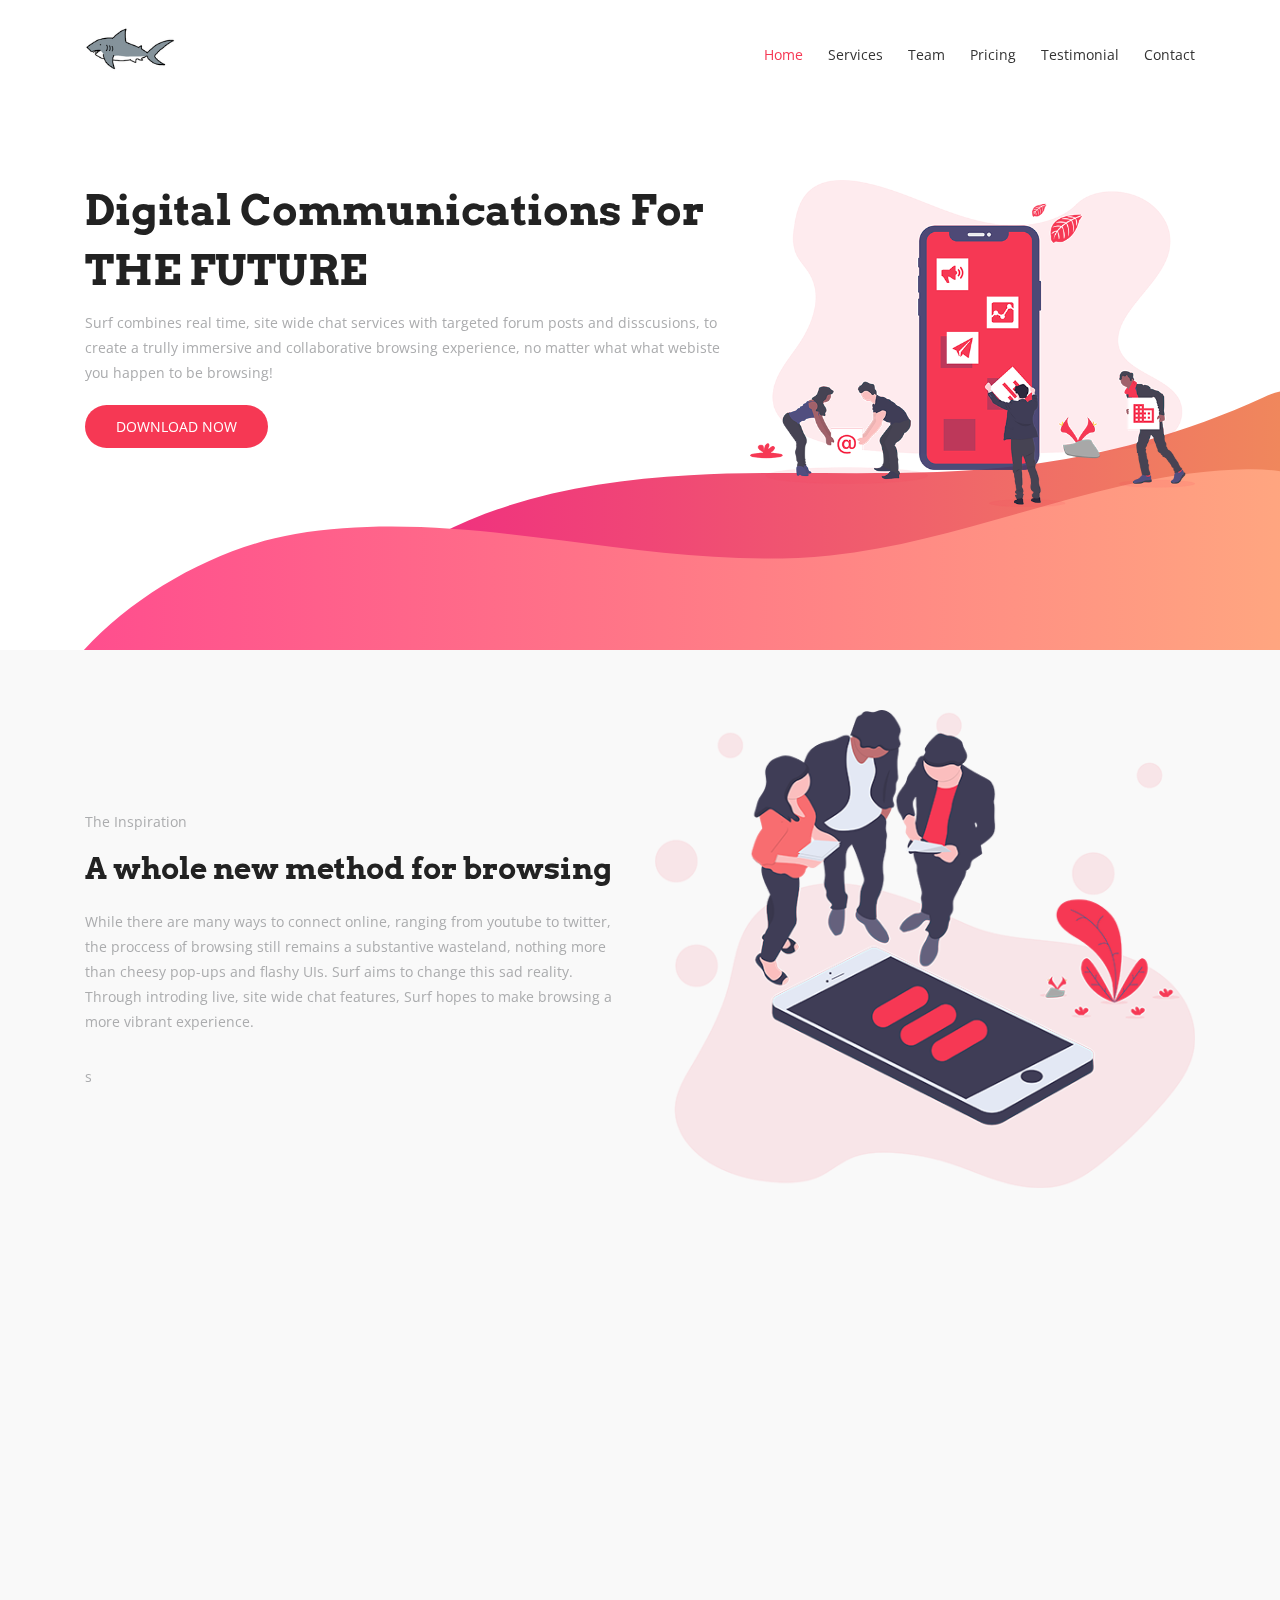
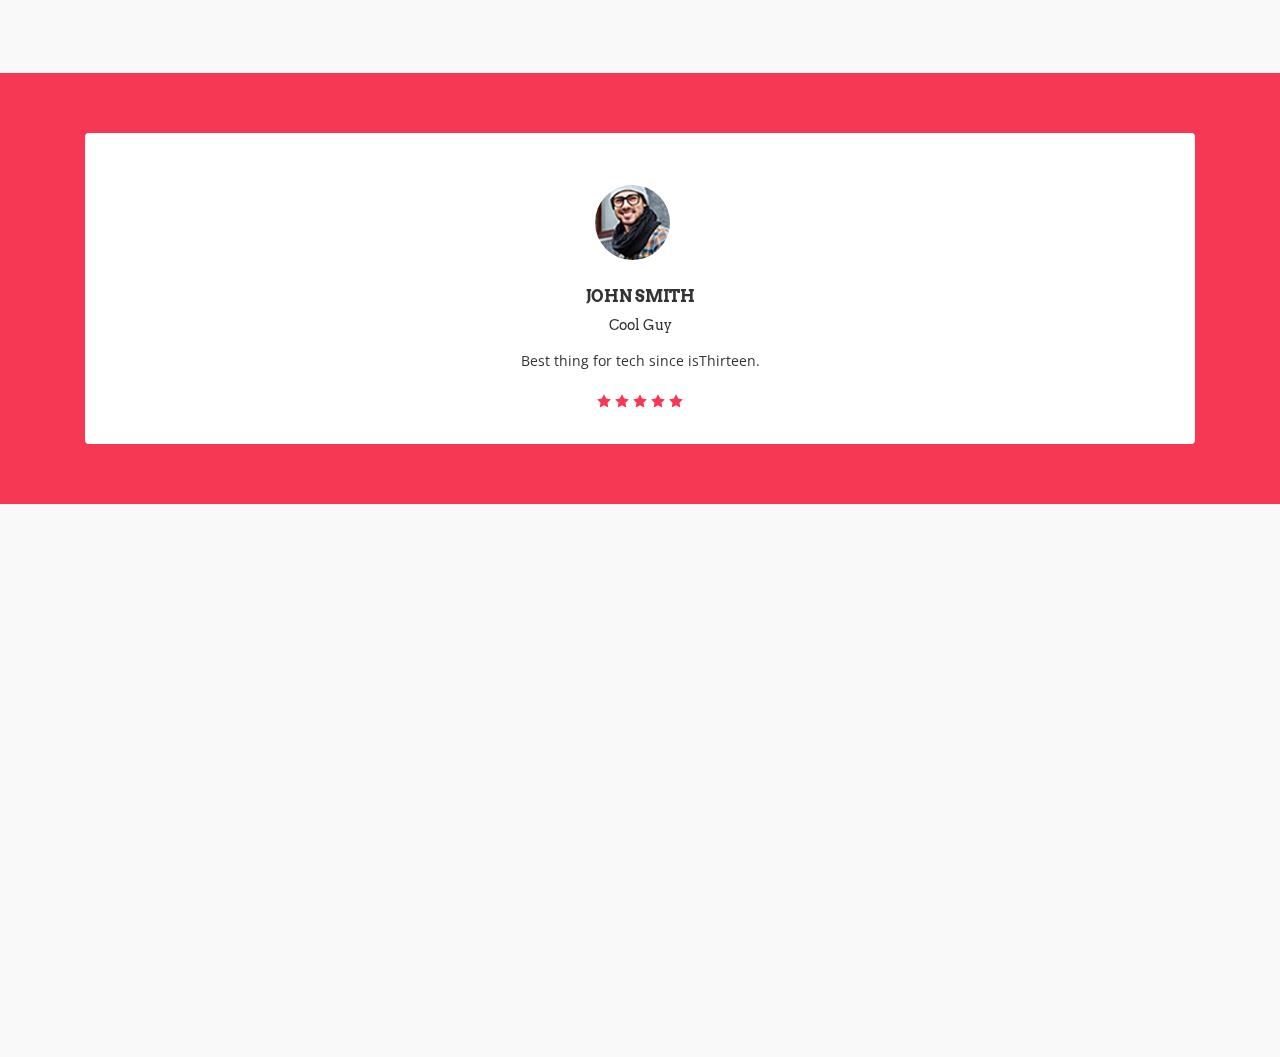
<file: docs/index.html>
<!DOCTYPE html>
<html lang="en">
  <head>
    <!-- Required meta tags -->
    <meta charset="utf-8">
    <meta name="viewport" content="width=device-width, initial-scale=1, shrink-to-fit=no">

    <title>Surf - Docs</title>

    <!-- Bootstrap CSS -->
    <link rel="stylesheet" href="assets/css/bootstrap.min.css" >
    <!-- Icon -->
    <link rel="stylesheet" href="assets/fonts/line-icons.css">
    <!-- Owl carousel -->
    <link rel="stylesheet" href="assets/css/owl.carousel.min.css">
    <link rel="stylesheet" href="assets/css/owl.theme.css">

    <!-- Animate -->
    <link rel="stylesheet" href="assets/css/animate.css">
    <!-- Main Style -->
    <link rel="stylesheet" href="assets/css/main.css">
    <!-- Responsive Style -->
    <link rel="stylesheet" href="assets/css/responsive.css">

  </head>
  <body>

    <!-- Header Area wrapper Starts -->
    <header id="header-wrap">
      <!-- Navbar Start -->
      <nav class="navbar navbar-expand-md bg-inverse fixed-top scrolling-navbar">
        <div class="container">
          <!-- Brand and toggle get grouped for better mobile display -->
          <a href="index.html" class="navbar-brand"><img src="assets/img/logo.png" alt=""></a>
          <button class="navbar-toggler" type="button" data-toggle="collapse" data-target="#navbarCollapse" aria-controls="navbarCollapse" aria-expanded="false" aria-label="Toggle navigation">
            <i class="lni-menu"></i>
          </button>
          <div class="collapse navbar-collapse" id="navbarCollapse">
            <ul class="navbar-nav mr-auto w-100 justify-content-end clearfix">
              <li class="nav-item active">
                <a class="nav-link" href="#hero-area">
                  Home
                </a>
              </li>
              <li class="nav-item">
                <a class="nav-link" href="#services">
                  Services
                </a>
              </li>
              <li class="nav-item">
                <a class="nav-link" href="#team">
                  Team
                </a>
              </li>
              <li class="nav-item">
                <a class="nav-link" href="#pricing">
                  Pricing
                </a>
              </li>
              <li class="nav-item">
                <a class="nav-link" href="#testimonial">
                  Testimonial
                </a>
              </li>
              <li class="nav-item">
                <a class="nav-link" href="#contact">
                  Contact
                </a>
              </li>
            </ul>
          </div>
        </div>
      </nav>
      <!-- Navbar End -->

      <!-- Hero Area Start -->
      <div id="hero-area" class="hero-area-bg">
        <div class="container">
          <div class="row">
            <div class="col-lg-7 col-md-12 col-sm-12 col-xs-12">
              <div class="contents">
                <h2 class="head-title">Digital Communications For <br>THE FUTURE</h2>
                <p>Surf combines real time, site wide chat services with targeted forum posts and disscusions, to create a trully immersive and collaborative browsing experience, no matter what what webiste you happen to be browsing!</p>
                <div class="header-button">
                  <a href="https://chrome.google.com/webstore/detail/surf/pbcnmcemnnpbpnbkaiigdaocoblbhghl/" class="btn btn-common">Download Now</i></a>
                </div>
              </div>
            </div>
            <div class="col-lg-5 col-md-12 col-sm-12 col-xs-12">
              <div class="intro-img">
                <img class="img-fluid" src="assets/img/intro-mobile.png" alt="">
              </div>
            </div>
          </div>
        </div>
      </div>
      <!-- Hero Area End -->

    </header>
    <!-- Header Area wrapper End -->

    <!-- About Section start -->
    <div class="about-area section-padding bg-gray">
      <div class="container">
        <div class="row">
          <div class="col-lg-6 col-md-12 col-xs-12 info">
            <div class="about-wrapper wow fadeInLeft" data-wow-delay="0.3s">
              <div>
                <div class="site-heading">
                  <p class="mb-3">The Inspiration</p>
                  <h2 class="section-title">A whole new method for browsing</h2>
                </div>
                <div class="content">
                  <p>
                    While there are many ways to connect online, ranging from youtube to twitter, the proccess of browsing still remains a substantive wasteland, nothing more than cheesy pop-ups and flashy UIs. Surf aims to change this sad reality. Through introding live, site wide chat features, Surf hopes to make browsing a more vibrant experience.
                  </p>s
                </div>
              </div>
            </div>
          </div>
          <div class="col-lg-6 col-md-12 col-xs-12 wow fadeInRight" data-wow-delay="0.3s">
            <img class="img-fluid" src="assets/img/about/img-1.png" alt="" >
          </div>
        </div>
      </div>
    </div>
    <!-- About Section End -->

    <!-- Team Section Start -->
    <section id="team" class="section-padding bg-gray">
      <div class="container">
        <div class="section-header text-center">
          <h2 class="section-title wow fadeInDown" data-wow-delay="0.3s">Meet our team</h2>
          <div class="shape wow fadeInDown" data-wow-delay="0.3s"></div>
        </div>
        <div class="row">
          <div class="col-lg-6 col-md-12 col-xs-12">
            <!-- Team Item Starts -->
            <div class="team-item wow fadeInRight" data-wow-delay="0.2s">
              <div class="team-img">
                <img class="img-fluid" src="assets/img/team/team-01.png" alt="">
              </div>
              <div class="contetn">
                <div class="info-text">
                  <h3><a href="#">Ben Botvinick</a></h3>
                  <p>Developer</p>
                </div>
                <p>Highschooler at Milton Academy. Nuff said.</p>
                <ul class="social-icons">
                  <li><a href="#"><i class="lni-instagram-filled" aria-hidden="true"></i></a></li>
                </ul>
              </div>
            </div>
            <!-- Team Item Ends -->
          </div>
          <div class="col-lg-6 col-md-12 col-xs-12">
            <!-- Team Item Starts -->
            <div class="team-item wow fadeInRight" data-wow-delay="0.4s">
              <div class="team-img">
                <img class="img-fluid" src="assets/img/team/team-02.png" alt="">
              </div>
              <div class="contetn">
                <div class="info-text">
                  <h3><a href="#">Zachary Ankner</a></h3>
                  <p>Developer</p>
                </div>
                <p>Highschooler at Milton Academy. My dog turned 5 today. Enjoys long walks on the beach.</p>
                <ul class="social-icons">
                  <li><a href="#"><i class="lni-instagram-filled" aria-hidden="true"></i></a></li>
                </ul>
              </div>
            </div>
          </div>
        </div>
      </div>
    </section>
    <!-- Team Section End -->

    <!-- Testimonial Section Start -->
    <section id="testimonial" class="testimonial section-padding">
      <div class="container">
        <div class="row justify-content-center">
          <div class="col-lg-12 col-md-12 col-sm-12 col-xs-12">
              <div class="item">
                <div class="testimonial-item">
                  <div class="img-thumb">
                    <img src="assets/img/testimonial/img1.jpg" alt="">
                  </div>
                  <div class="info">
                    <h2><a href="#">John Smith</a></h2>
                    <h3><a href="#">Cool Guy</a></h3>
                  </div>
                  <div class="content">
                    <p class="description">Best thing for tech since isThirteen.</p>
                    <div class="star-icon mt-3">
                      <span><i class="lni-star-filled"></i></span>
                      <span><i class="lni-star-filled"></i></span>
                      <span><i class="lni-star-filled"></i></span>
                      <span><i class="lni-star-filled"></i></span>
                      <span><i class="lni-star-filled"></i></span>
                    </div>
                  </div>
                </div>
            </div>
          </div>
        </div>
      </div>
    </section>

    <!-- Testimonial Section End -->

    <!-- Contact Section Start -->
    <section id="contact" class="section-padding bg-gray">
      <div class="container">
        <div class="section-header text-center">
          <h2 class="section-title wow fadeInDown" data-wow-delay="0.3s">Countact Us</h2>
          <div class="shape wow fadeInDown" data-wow-delay="0.3s"></div>
        </div>
        <div class="row contact-form-area wow fadeInUp" data-wow-delay="0.3s">
          <div class="col-lg-7 col-md-12 col-sm-12">
            <div class="contact-block">
              <form id="contactForm">
                <div class="row">
                  <div class="col-md-6">
                    <div class="form-group">
                      <input type="text" class="form-control" id="name" name="name" placeholder="Name" required data-error="Please enter your name">
                      <div class="help-block with-errors"></div>
                    </div>
                  </div>
                  <div class="col-md-6">
                    <div class="form-group">
                      <input type="text" placeholder="Email" id="email" class="form-control" name="email" required data-error="Please enter your email">
                      <div class="help-block with-errors"></div>
                    </div>
                  </div>
                   <div class="col-md-12">
                    <div class="form-group">
                      <input type="text" placeholder="Subject" id="msg_subject" class="form-control" required data-error="Please enter your subject">
                      <div class="help-block with-errors"></div>
                    </div>
                  </div>
                  <div class="col-md-12">
                    <div class="form-group">
                      <textarea class="form-control" id="message" placeholder="Your Message" rows="7" data-error="Write your message" required></textarea>
                      <div class="help-block with-errors"></div>
                    </div>
                    <div class="submit-button text-left">
                      <button class="btn btn-common" id="form-submit" type="submit">Send Message</button>
                      <div id="msgSubmit" class="h3 text-center hidden"></div>
                      <div class="clearfix"></div>
                    </div>
                  </div>
                </div>
              </form>
            </div>
          </div>
        </div>
      </div>
    </section>
    <!-- Contact Section End -->



    <!-- Go to Top Link -->
    <a href="#" class="back-to-top">
    	<i class="lni-arrow-up"></i>
    </a>

    <!-- Preloader -->
    <div id="preloader">
      <div class="loader" id="loader-1"></div>
    </div>
    <!-- End Preloader -->

    <!-- jQuery first, then Popper.js, then Bootstrap JS -->
    <script src="assets/js/jquery-min.js"></script>
    <script src="assets/js/popper.min.js"></script>
    <script src="assets/js/bootstrap.min.js"></script>
    <script src="assets/js/owl.carousel.min.js"></script>
    <script src="assets/js/wow.js"></script>
    <script src="assets/js/jquery.nav.js"></script>
    <script src="assets/js/scrolling-nav.js"></script>
    <script src="assets/js/jquery.easing.min.js"></script>
    <script src="assets/js/main.js"></script>
    <script src="assets/js/form-validator.min.js"></script>
    <script src="assets/js/contact-form-script.min.js"></script>

  </body>
</html>
</file>
<file: docs/assets/css/main.css>
@import url("https://fonts.googleapis.com/css?family=Arvo:700|Open+Sans");
html {
  overflow-x: hidden;
}

body {
  background: #fff;
  font-size: 14px;
  font-weight: 400;
  font-family: 'Open Sans', sans-serif;
  -webkit-box-sizing: border-box;
  -moz-box-sizing: border-box;
  box-sizing: border-box;
  -webkit-font-smoothing: subpixel-antialiased;
  color: #abacae;
  line-height: 25px;
  -webkit-backface-visibility: hidden;
  backface-visibility: hidden;
  overflow-x: hidden;
}

h1, h2, h3, h4 {
  font-size: 38px;
  color: #222222;
  font-weight: 700;
  font-family: 'Arvo', serif;
}

a {
  -webkit-transition: all 0.2s linear;
  -moz-transition: all 0.2s linear;
  -o-transition: all 0.2s linear;
  transition: all 0.2s linear;
}

a:hover {
  text-decoration: none;
}

a a:focus {
  outline: none;
}

p {
  font-weight: 400;
  font-family: 'Open Sans', sans-serif;
  margin: 0px;
  font-size: 14px;
}

ul, ol {
  list-style: outside none none;
  margin: 0;
  padding: 0;
}

ul li, ol li {
  list-style: none;
}

a:not([href]):not([tabindex]) {
  color: #fff;
}

.section-header {
  margin-bottom: 30px;
}

.section-header p {
  text: center;
  font-weight: 400;
  line-height: 26px;
}

.section-title {
  font-size: 30px;
  color: #222222;
  display: inline-block;
  font-weight: 700;
  position: relative;
}

.shape {
  height: 1px;
  margin: 0 auto 30px;
  position: relative;
  width: 60px;
  background-color: #F63854;
}

.padding-none {
  padding: 0px;
}

.bg-gray {
  background: #f9f9f9;
}

.overlay {
  position: absolute;
  width: 100%;
  height: 100%;
  top: 0px;
  left: 0px;
  background: rgba(61, 96, 244, 0.3);
}

.btn {
  font-size: 14px;
  padding: 10px 30px;
  cursor: pointer;
  font-weight: 400;
  color: #fff;
  border-radius: 30px;
  -webkit-transition: all 0.2s linear;
  -moz-transition: all 0.2s linear;
  -o-transition: all 0.2s linear;
  transition: all 0.2s linear;
  display: inline-block;
}

.btn:focus,
.btn:active {
  box-shadow: none;
  outline: none;
  color: #fff;
}

.btn-common {
  background-color: #F63854;
  position: relative;
  z-index: 1;
  text-transform: uppercase;
}

.btn-common:hover {
  color: #F63854;
  background: transparent;
  border: 1px dotted #F63854;
  box-shadow: 0 6px 22px rgba(0, 0, 0, 0.1);
  transition: all .2s ease-in-out;
  -moz-transition: all .2s ease-in-out;
  -webkit-transition: all .2s ease-in-out;
}

.btn-border {
  color: #F63854;
  background-color: transparent;
  border: 1px solid #F63854;
  border-radius: 30px;
  text-transform: uppercase;
}

.btn-border:hover {
  color: #fff;
  border-color: #F63854;
  background-color: #F63854;
}

.btn-border:focus {
  color: #fff;
  border-color: #F63854;
  background-color: #F63854;
}

.btn-lg {
  padding: 14px 33px;
  text-transform: uppercase;
  font-size: 16px;
}

.btn-rm {
  padding: 7px 0px;
  color: #F63854;
  text-transform: capitalize;
}

.btn-rm:hover {
  color: #F63854;
}

button:focus {
  outline: none !important;
}

.icon-close, .icon-check {
  color: #F63854;
}

.social-icon a {
  color: #666;
  background: #fff;
  width: 32px;
  height: 32px;
  line-height: 34px;
  display: inline-block;
  text-align: center;
  border-radius: 100%;
  font-size: 16px;
  margin: 15px 6px 12px 4px;
  transition: all 0.3s ease-in-out 0s;
  -moz-transition: all 0.3s ease-in-out 0s;
  -webkit-transition: all 0.3s ease-in-out 0s;
  -o-transition: all 0.3s ease-in-out 0s;
}

.social-icon a:hover {
  color: #fff !important;
}

.social-icon .facebook:hover {
  background: #3b5999;
}

.social-icon .twitter:hover {
  background: #4A9CEC;
}

.social-icon .instagram:hover {
  background: #D6274D;
}

.social-icon .linkedin:hover {
  background: #1260A2;
}

.social-icon .google:hover {
  background: #CE332A;
}

/* ScrollToTop */
a.back-to-top {
  display: none;
  position: fixed;
  bottom: 18px;
  right: 15px;
  text-decoration: none;
}

a.back-to-top i {
  display: block;
  font-size: 22px;
  width: 40px;
  height: 40px;
  line-height: 40px;
  color: #fff;
  background: #F63854;
  border-radius: 30px;
  text-align: center;
  transition: all 0.2s ease-in-out;
  -moz-transition: all 0.2s ease-in-out;
  -webkit-transition: all 0.2s ease-in-out;
  -o-transition: all 0.2s ease-in-out;
  box-shadow: 0 0 4px rgba(0, 0, 0, 0.14), 0 4px 8px rgba(0, 0, 0, 0.28);
}

a.back-to-top:hover, a.back-to-top:focus {
  text-decoration: none;
}

/* Preloader */
#preloader {
  position: fixed;
  top: 0;
  left: 0;
  right: 0;
  bottom: 0;
  background-color: #fff;
  z-index: 9999999;
}

.loader {
  top: 50%;
  width: 50px;
  height: 50px;
  border-radius: 100%;
  position: relative;
  margin: 0 auto;
}

#loader-1:before, #loader-1:after {
  content: "";
  position: absolute;
  top: -10px;
  left: -10px;
  width: 100%;
  height: 100%;
  border-radius: 100%;
  border: 7px solid transparent;
  border-top-color: #F63854;
}

#loader-1:before {
  z-index: 100;
  animation: spin 1s infinite;
}

#loader-1:after {
  border: 7px solid #f2f2f2;
}

@keyframes spin {
  0% {
    -webkit-transform: rotate(0deg);
    -ms-transform: rotate(0deg);
    -o-transform: rotate(0deg);
    transform: rotate(0deg);
  }
  100% {
    -webkit-transform: rotate(360deg);
    -ms-transform: rotate(360deg);
    -o-transform: rotate(360deg);
    transform: rotate(360deg);
  }
}

.section-padding {
  padding: 60px 0;
}

hr {
  border-top: 1px dotted #ddd;
}

/* ==========================================================================
  8. Features Section Style
   ========================================================================== */
#features {
  background: #fff;
}

#features .icon {
  display: inline-block;
  width: 60px;
  height: 60px;
  border-radius: 4px;
  text-align: center;
  position: relative;
  z-index: 1;
}

#features .content-left span {
  float: right;
}

#features .content-left .text {
  text-align: right;
}

#features .content-right span {
  float: left;
}

#features .box-item {
  box-shadow: 0 0 12px #F4F4F4;
  padding: 15px;
  line-height: 22px;
  margin-top: 30px;
  border-radius: 3px;
  background-color: #fff;
  -webkit-transition: all .3s ease-in-out;
  -mox-transition: all .3s ease-in-out;
  transition: all .3s ease-in-out;
  position: relative;
  top: 0;
}

#features .box-item .icon {
  text-align: center;
  margin: 12px;
  -webkit-transition: all 0.2s linear;
  -moz-transition: all 0.2s linear;
  -o-transition: all 0.2s linear;
  transition: all 0.2s linear;
}

#features .box-item .icon i {
  color: #F63854;
  font-size: 30px;
  -webkit-transition: all 0.2s linear;
  -moz-transition: all 0.2s linear;
  -o-transition: all 0.2s linear;
  transition: all 0.2s linear;
}

#features .box-item .text h4 {
  cursor: pointer;
  font-size: 18px;
  font-weight: 500;
  line-height: 22px;
  -webkit-transition: all 0.2s linear;
  -moz-transition: all 0.2s linear;
  -o-transition: all 0.2s linear;
  transition: all 0.2s linear;
}

#features .box-item .text p {
  font-size: 14px;
  line-height: 26px;
}

#features .box-item:hover {
  box-shadow: 0 10px 22px 10px rgba(27, 38, 49, 0.1);
}

#features .box-item:hover h4 {
  color: #F63854;
}

#features .show-box {
  margin-top: 50px;
}

#features .show-box img {
  width: 100%;
}

/* Services Item */
.services-item {
  padding: 20px;
  border-radius: 4px;
  text-align: center;
  margin: 15px 0;
  box-shadow: 0 0 12px #F4F4F4;
  transition: all 0.3s ease-in-out 0s;
  -moz-transition: all 0.3s ease-in-out 0s;
  -webkit-transition: all 0.3s ease-in-out 0s;
  -o-transition: all 0.3s ease-in-out 0s;
}

.services-item .icon {
  border: 1px solid #f1f1f1;
  width: 70px;
  height: 70px;
  border-radius: 50%;
  margin: 0 auto;
  transition: all 0.3s ease-in-out 0s;
  -moz-transition: all 0.3s ease-in-out 0s;
  -webkit-transition: all 0.3s ease-in-out 0s;
  -o-transition: all 0.3s ease-in-out 0s;
}

.services-item .icon i {
  font-size: 30px;
  color: #F63854;
  line-height: 70px;
  transition: all 0.3s ease-in-out 0s;
  -moz-transition: all 0.3s ease-in-out 0s;
  -webkit-transition: all 0.3s ease-in-out 0s;
  -o-transition: all 0.3s ease-in-out 0s;
}

.services-item .services-content h3 {
  margin-top: 10px;
  font-weight: 500;
  text-transform: uppercase;
  margin-bottom: 10px;
}

.services-item .services-content h3 a {
  font-size: 16px;
  color: #585b60;
}

.services-item .services-content h3 a:hover {
  color: #F63854;
}

.services-item:hover {
  box-shadow: 0 10px 22px 10px rgba(27, 38, 49, 0.1);
}

.services-item:hover .icon {
  background: #F63854;
}

.services-item:hover .icon i {
  color: #fff;
}

#service {
  position: relative;
}

.about-area .about-wrapper {
  height: 100%;
  width: 100%;
  display: table;
}

.about-area .about-wrapper > div {
  vertical-align: middle;
  display: table-cell;
}

.about-area img {
  border-radius: 4px;
}

.about-area .content {
  margin-top: 15px;
}

.about-area .content p {
  margin-bottom: 30px;
}

#cta {
  padding: 30px 0;
}

.navbar-brand {
  position: relative;
  padding: 0px;
}

.top-nav-collapse {
  background: #fff;
  z-index: 999999;
  padding: 5px !important;
  top: 0px !important;
  box-shadow: 0px 3px 6px 3px rgba(0, 0, 0, 0.06);
  background: #fff !important;
  -webkit-animation-duration: 1s;
  animation-duration: 1s;
}

.top-nav-collapse .navbar-brand {
  top: 0px;
}

.top-nav-collapse .navbar-brand img {
  width: 70%;
}

.top-nav-collapse .navbar-nav .nav-link {
  color: #585b60 !important;
  margin-top: 0px !important;
  margin-bottom: 0px !important;
}

.top-nav-collapse .navbar-nav .nav-link:hover {
  cursor: pointer;
  color: #F63854 !important;
  border-color: #F63854 !important;
}

.top-nav-collapse .navbar-nav .nav-link:hover {
  color: #F63854 !important;
}

.navbar-expand-md .navbar-toggler {
  background: transparent;
  border: 1px solid #F63854;
  color: #F63854;
  border-radius: 4px;
  cursor: pointer;
}

.navbar-brand img {
  width: 70%;
}

.top-nav-collapse .navbar-nav li.active a.nav-link {
  color: #F63854 !important;
  border-color: #F63854;
}

.indigo {
  background: transparent;
}

.menu-bg {
  background: transparent;
}

.navbar-expand-md .navbar-nav .nav-link i {
  font-size: 14px;
  margin-left: 5px;
  vertical-align: middle;
  -webkit-transition: all 0.3s ease-in-out;
  -moz-transition: all 0.3s ease-in-out;
  transition: all 0.3s ease-in-out;
}

.navbar-expand-md .navbar-nav .nav-item {
  padding-left: 25px;
}

.navbar-expand-md .navbar-nav .nav-link {
  color: #333;
  font-weight: 400;
  padding: 7px 0;
  cursor: pointer;
  position: relative;
  background: transparent;
  -webkit-transition: all 0.3s ease-in-out;
  -moz-transition: all 0.3s ease-in-out;
  transition: all 0.3s ease-in-out;
}

.navbar-expand-md .navbar-nav .nav-link:before {
  background-color: #F63854;
  content: '';
  display: block;
  height: 2px;
  position: absolute;
  margin: 0 auto;
  width: 0;
  top: 35px;
  left: 0;
  right: 0;
  bottom: 0;
  transition: width 1s;
  -ms-transition: width 1s;
  -webkit-transition: width 1s;
}

.navbar-expand-md .navbar-nav li a:hover,
.navbar-expand-md .navbar-nav li .active > a,
.navbar-expand-md .navbar-nav li a:focus {
  color: #fff;
  outline: none;
}

.navbar-expand-md .navbar-nav .active > .nav-link,
.navbar-expand-md .navbar-nav .nav-link.active,
.navbar-expand-md .navbar-nav .nav-link.open,
.navbar-expand-md .navbar-nav .open > .nav-link {
  color: #F63854 !important;
  width: 100%;
}

.navbar-expand-md .navbar-nav .nav-link:hover,
.navbar-expand-md .navbar-nav .nav-link:hover::before,
.navbar-expand-md .navbar-nav .nav-link:focus {
  color: #F63854;
  width: 100%;
  transition: width 1s;
  -webkit-transition: width 1s;
  -ms-transition: width 1s;
}

.navbar {
  padding: 10px 0;
}

.navbar li.active a.nav-link {
  color: #preset;
}

.dropdown-toggle::after {
  display: none;
}

.dropdown-menu {
  margin: 0;
  padding: 0;
  display: none;
  position: absolute;
  z-index: 99;
  min-width: 210px;
  background-color: #fff;
  white-space: nowrap;
  border-radius: 4px;
  -webkit-box-shadow: 0 6px 12px rgba(0, 0, 0, 0.175);
  box-shadow: 0 6px 12px rgba(0, 0, 0, 0.175);
  animation: fadeIn 0.4s;
  -webkit-animation: fadeIn 0.4s;
  -moz-animation: fadeIn 0.4s;
  -o-animation: fadeIn 0.4s;
  -ms-animation: fadeIn 0.4s;
}

.dropdown-menu:before {
  content: "";
  display: inline-block;
  position: absolute;
  bottom: 100%;
  left: 20%;
  margin-left: -5px;
  border-right: 10px solid transparent;
  border-left: 10px solid transparent;
  border-bottom: 10px solid #fff;
}

.dropdown:hover .dropdown-menu {
  display: block;
  position: absolute;
  text-align: left;
  top: 100%;
  border: none;
  animation: fadeIn 0.4s;
  -webkit-animation: fadeIn 0.4s;
  -moz-animation: fadeIn 0.4s;
  -o-animation: fadeIn 0.4s;
  -ms-animation: fadeIn 0.4s;
}

.dropdown .dropdown-menu .dropdown-item {
  width: 100%;
  padding: 12px 20px;
  font-size: 14px;
  color: #333;
  border-bottom: 1px solid #f1f1f1;
  text-decoration: none;
  display: inline-block;
  float: left;
  clear: both;
  position: relative;
  outline: 0;
  transition: all 0.3s ease-in-out;
  -webkit-transition: all 0.3s ease-in-out;
  -moz-transition: all 0.3s ease-in-out;
  -o-transition: all 0.3s ease-in-out;
  -ms-transition: all 0.3s ease-in-out;
}

.dropdown .dropdown-menu .dropdown-item:last-child {
  border-bottom: none;
  border-bottom-left-radius: 4px;
  border-bottom-right-radius: 4px;
}

.dropdown .dropdown-menu .dropdown-item:first-child {
  border-top-left-radius: 4px;
  border-top-right-radius: 4px;
}

.dropdown .dropdown-item:focus,
.dropdown .dropdown-item:hover,
.dropdown .dropdown-item.active {
  color: #F63854;
  background: #f7f7f7;
}

.dropdown-item.active, .dropdown-item:active {
  background: transparent;
}

.fadeInUpMenu {
  -webkit-animation-name: fadeInUpMenu;
  animation-name: fadeInUpMenu;
}

/* ==========================================================================
3. Hero Area
========================================================================== */
#hero-area {
  background-image: url(../img/hero-area.svg);
  background-position: center center;
  background-repeat: no-repeat;
  background-size: cover;
  min-height: 650px;
  position: relative;
  overflow: hidden;
  padding: 180px 0 80px;
}

#hero-area .contents .head-title {
  color: #222222;
  font-size: 42px;
  font-weight: 700;
  line-height: 60px;
  margin-bottom: 10px;
}

#hero-area .contents .header-button {
  margin-top: 20px;
  color: #222222;
}

#hero-area .contents .header-button .btn {
  margin-right: 10px;
}

.sloder-img {
  background: #34363a;
}

/* Team Item */
.team-item:hover {
  box-shadow: 0 10px 22px 10px rgba(27, 38, 49, 0.1);
}

.team-item {
  margin: 15px 0;
  border-radius: 0px;
  box-shadow: 0px 2px 18px 0px rgba(198, 198, 198, 0.3);
  transition: all 0.3s ease-in-out 0s;
  -moz-transition: all 0.3s ease-in-out 0s;
  -webkit-transition: all 0.3s ease-in-out 0s;
  -o-transition: all 0.3s ease-in-out 0s;
  background: #fff;
}

.team-item .team-img {
  float: left;
  width: 200px;
  margin-right: 30px;
}

.team-item .contetn {
  padding: 15px 50px;
  height: 200px;
}

.team-item .social-icons {
  padding-top: 11px;
  transition: all 0.3s ease-in-out 0s;
  -moz-transition: all 0.3s ease-in-out 0s;
  -webkit-transition: all 0.3s ease-in-out 0s;
  -o-transition: all 0.3s ease-in-out 0s;
}

.team-item .social-icons li {
  display: inline-block;
  margin-right: 10px;
}

.team-item .social-icons li a {
  letter-spacing: 0px;
  outline: 0 !important;
}

.team-item .social-icons li a i {
  font-size: 18px;
  display: block;
  transition: all 0.3s ease-in-out 0s;
  -moz-transition: all 0.3s ease-in-out 0s;
  -webkit-transition: all 0.3s ease-in-out 0s;
  -o-transition: all 0.3s ease-in-out 0s;
}

.team-item .social-icons li .lni-facebook-filled {
  color: #3b5998;
}

.team-item .social-icons li .lni-twitter-filled {
  color: #00aced;
}

.team-item .social-icons li .lni-instagram-filled {
  color: #fb3958;
}

.team-item .info-text {
  margin-bottom: 10px;
}

.team-item .info-text h3 {
  font-size: 16px;
  text-transform: uppercase;
  font-weight: 500;
  margin-bottom: 5px;
}

.team-item .info-text h3 a {
  color: #333;
}

.team-item .info-text h3 a:hover {
  color: #F63854;
}

.team-item .info-text p {
  margin: 0;
  color: #888;
}

.team-item:hover .team-overlay {
  opacity: 1;
}

/* ==========================================================================
   Pricing Table Style
   ========================================================================== */
#pricing {
  text-align: center;
}

#pricing .title {
  padding-top: 20px;
}

#pricing .title h3 {
  text-transform: uppercase;
  color: #333;
  font-size: 18px;
}

#pricing .title .month-plan {
  font-size: 16px;
  font-weight: 500;
  color: #333;
}

#pricing .table {
  margin-top: 15px;
  padding: 30px;
  border-radius: 4px;
  border: none !important;
  box-shadow: 0px 2px 18px 0px rgba(198, 198, 198, 0.3);
  -webkit-transition: all .3s linear;
  -moz-transition: all .3s linear;
  -ms-transition: all .3s linear;
  -o-transition: all .3s linear;
  transition: all .3s linear;
}

#pricing .table .icon-box {
  position: relative;
  width: 80px;
  height: 80px;
  border-radius: 50%;
  display: inline-block;
  vertical-align: middle;
  background-color: #EBEDEF;
  margin-bottom: 20px;
  -webkit-transition: all .3s linear;
  -moz-transition: all .3s linear;
  -ms-transition: all .3s linear;
  -o-transition: all .3s linear;
  transition: all .3s linear;
}

#pricing .table .icon-box i {
  color: #F63854;
  line-height: 80px;
  font-size: 30px;
  -webkit-transition: all .3s linear;
  -moz-transition: all .3s linear;
  -ms-transition: all .3s linear;
  -o-transition: all .3s linear;
  transition: all .3s linear;
}

#pricing .table .pricing-header {
  position: relative;
  text-align: center;
}

#pricing .table .pricing-header .price-value {
  font-size: 24px;
  color: #F63854;
  position: relative;
  text-align: center;
  font-weight: 700;
}

#pricing .table .pricing-header .price-value sup {
  font-size: 16px;
  font-weight: 500;
  top: -18px;
}

#pricing .table .pricing-header .price-value span {
  font-size: 15px;
  color: #abacae;
  font-weight: 400;
}

#pricing .table .description {
  text-align: center;
  padding: 0px 50px;
  margin-bottom: 20px;
}

#pricing .table .description li {
  font-size: 14px;
  font-weight: 400;
  color: #abacae;
  padding: 4px 0;
}

#pricing .table .description li:last-child {
  border-bottom: none;
}

#pricing .table:hover {
  background: #ffffff;
  box-shadow: 0 10px 22px 10px rgba(27, 38, 49, 0.1);
}

#pricing .table:hover .icon-box {
  background: #F63854;
}

#pricing .table:hover .icon-box i {
  color: #fff;
}

#pricing #active-tb {
  background: #ffffff;
  box-shadow: 0 10px 22px 10px rgba(27, 38, 49, 0.1);
}

#pricing #active-tb .icon-box {
  background: #F63854;
}

#pricing #active-tb .icon-box i {
  color: #fff;
}

#pricing .active {
  z-index: 99999;
}

.testimonial {
  position: relative;
  background-color: #F63854;
}

.testimonial-item {
  background: #fff;
  border-radius: 4px;
  text-align: center;
  padding: 30px 20px;
}

.testimonial-item .img-thumb {
  position: relative;
  margin: 15px 15px 15px 0;
}

.testimonial-item .img-thumb img {
  border-radius: 50%;
  display: inline-block;
  width: inherit;
  padding: 7px;
}

.testimonial-item .content {
  overflow: hidden;
}

.testimonial-item .content .description {
  width: 100%;
  color: #333;
}

.testimonial-item .content .star-icon i {
  color: #F63854;
}

.testimonial-item .info h2 {
  font-size: 16px;
  font-weight: 700;
  text-transform: uppercase;
  line-height: 30px;
  margin: 0;
}

.testimonial-item .info h2 a {
  color: #333;
}

.testimonial-item .info h3 {
  margin: 0;
  clear: both;
  font-size: 14px;
  font-weight: 500;
  line-height: 26px;
  margin-bottom: 10px;
}

.testimonial-item .info h3 a {
  color: #333;
}

.testimonial-item .info .indicator {
  font-size: 26px;
  font-weight: 700;
  color: #F63854;
}

.testimonial-item .icon-social {
  margin-top: 30px;
}

.testimonial-item .icon-social a {
  color: #666;
  background: #fff;
  width: 32px;
  height: 32px;
  line-height: 34px;
  display: inline-block;
  text-align: center;
  border-radius: 100%;
  font-size: 15px;
  margin: 15px 6px 12px 4px;
  transition: all 0.3s ease-in-out 0s;
  -moz-transition: all 0.3s ease-in-out 0s;
  -webkit-transition: all 0.3s ease-in-out 0s;
  -o-transition: all 0.3s ease-in-out 0s;
}

.testimonial-item .icon-social a:hover {
  color: #fff;
}

.testimonial-item .icon-social .facebook:hover {
  background: #3b5999;
}

.testimonial-item .icon-social .twitter:hover {
  background: #4A9CEC;
}

.testimonial-item .icon-social .instagram:hover {
  background: #D6274D;
}

.testimonial-item .icon-social .linkedin:hover {
  background: #1260A2;
}

.testimonial-item .icon-social .google:hover {
  background: #CE332A;
}

.owl-pagination {
  position: absolute;
  width: 100%;
  left: 0;
  bottom: -40px;
}

.owl-carousel .owl-dots {
  text-align: center;
  margin-top: 20px;
}

.owl-carousel button.owl-dot {
  display: inline-block;
  zoom: 1;
  display: inline;
  text-align: center;
}

.owl-carousel button.owl-dot span {
  display: block;
  width: 12px;
  height: 12px;
  margin: 2px 4px;
  filter: alpha(opacity=50);
  opacity: 1;
  border-radius: 30px;
  background: #fff;
  border: 2px solid #fff;
  box-shadow: 0px 0px 2px rgba(0, 0, 0, 0.2);
  transition: all 0.4s ease-in-out;
  -moz-transition: all 0.4s ease-in-out;
  -webkit-transition: all 0.4s ease-in-out;
  -o-transition: all 0.4s ease-in-out;
}

.owl-carousel button.owl-dot.active span, .owl-carousel button.owl-dot.clickable, .owl-carousel button.owl-dot:hover span {
  background: #F63854;
}

.slick-slider {
  padding: 80px 0;
}

.slider-center img {
  opacity: 0.7;
  transition: all 0.4s ease-in-out;
  -moz-transition: all 0.4s ease-in-out;
  -webkit-transition: all 0.4s ease-in-out;
  -o-transition: all 0.4s ease-in-out;
  padding: 63px 63px;
  position: relative;
  text-align: center;
}

.slider-center .slick-center img {
  -moz-transform: scale(1.9);
  -ms-transform: scale(1.9);
  -o-transform: scale(1.9);
  -webkit-transform: scale(1.9);
  opacity: 1;
  transform: scale(1.9);
}

.form-control {
  width: 100%;
  margin-bottom: 20px;
  font-size: 14px;
  border-radius: 4px;
  -webkit-transition: all 0.3s;
  -moz-transition: all 0.3s;
  transition: all 0.3s;
  padding: 10px;
  border: 1px solid #f1f1f1;
}

.form-control:focus {
  border-color: #F63854;
  box-shadow: none;
  outline: none;
}

textarea {
  border-radius: 4px !important;
}

.form-control:focus {
  box-shadow: none;
  outline: none;
}

.btn.disabled, .btn:disabled {
  opacity: 1;
}

.contact-form-area h2 {
  font-size: 18px;
  text-transform: uppercase;
}

.contact-right-area {
  margin-left: 50px;
}

.contact-right-area .contact-title {
  margin-bottom: 20px;
}

.contact-right-area .contact-title h1 {
  font-size: 22px;
}

.contact-right {
  padding: 4px;
}

.contact-right .single-contact {
  margin: 30px 0px;
  padding: 3px 55px;
  position: relative;
  color: #abacae;
}

.contact-right .single-contact p {
  margin-bottom: 0px;
}

.contact-right .single-contact p a {
  color: #abacae;
}

.contact-right .contact-icon {
  background: #F63854;
  color: #fff;
  border-radius: 4px;
  font-size: 20px;
  height: 40px;
  left: 0;
  padding-top: 8px;
  position: absolute;
  text-align: center;
  top: 50%;
  -webkit-transform: translateY(-50%);
  transform: translateY(-50%);
  width: 40px;
}

.h3 {
  float: right;
  font-size: 16px;
}

/*cta
*/
#cta{background: ;}

/* Footer Area Start */
.footer-area {
  position: relative;
  padding: 150px 0px 0px;
  background: #fff;
}

.footer-area .footer-titel {
  font-size: 18px;
  color: #333333;
  font-weight: 500;
  padding-bottom: 20px;
  letter-spacing: 0.5px;
}

.footer-area .footer-titel span {
  color: #ccc;
  font-weight: 400;
}

.footer-area .textwidget p {
  color: #333;
}

.footer-area .footer-link li {
  margin-bottom: 10px;
}

.footer-area .footer-link li a {
  color: #333;
  font-size: 14px;
  font-weight: 400;
  position: relative;
}

.footer-area .footer-link li a:hover {
  color: #F63854;
}

.footer-area .address li {
  margin-bottom: 20px;
}

.footer-area .address li a {
  color: #666666;
  font-size: 14px;
  line-height: 30px;
  font-weight: 400;
}

.footer-area .address li a i {
  font-size: 22px;
  width: 32px;
  vertical-align: middle;
  height: 36px;
  text-align: center;
  display: inline-block;
  float: left;
  margin-right: 5px;
  line-height: 32px;
}

.footer-area #subscribe-form {
  margin-top: 10px;
}

.footer-area #subscribe-form .form-group {
  position: relative;
}

.footer-area #subscribe-form .form-group .btn-common {
  position: absolute;
  top: 0;
  right: 0;
  padding: 7px 15px;
  height: 52px;
  border-radius: 0;
  background: transparent;
  color: #F63854;
}

#copyright .copyright-content {
  border-top: 1px solid #d5d4e9;
  padding: 15px 0;
  margin: 45px 0 0px;
}

#copyright p {
  line-height: 42px;
  color: #333;
  text-align: center;
  margin: 0;
}

#copyright p a {
  color: #F63854;
}

.social-icon a {
  color: #272727;
  background: #fff;
  width: 32px;
  height: 32px;
  line-height: 34px;
  display: inline-block;
  text-align: center;
  border-radius: 4px;
  font-size: 16px;
  margin: 15px 6px 12px 4px;
  transition: all 0.3s ease-in-out 0s;
  -moz-transition: all 0.3s ease-in-out 0s;
  -webkit-transition: all 0.3s ease-in-out 0s;
  -o-transition: all 0.3s ease-in-out 0s;
}

.social-icon a:hover {
  color: #fff !important;
}

.social-icon .facebook:hover {
  background: #3b5999;
}

.social-icon .twitter:hover {
  background: #4A9CEC;
}

.social-icon .instagram:hover {
  background: #D6274D;
}

.social-icon .linkedin:hover {
  background: #1260A2;
}

.social-icon .google:hover {
  background: #CE332A;
}
</file>
<file: docs/assets/css/responsive.css>
/* only small desktops */
@media (min-width: 992px) and (max-width: 1199px) {
  #hero-area .contents .head-title {
    font-size: 40px;
  }
  .services-item .services-content h3 a {
    font-size: 14px;
  }
  .title-hl {
    font-size: 30px;
  }
  .why .content h3 {
    font-size: 30px;
  }
  .team-item .contetn {
    padding: 15px 20px;
  }
}

/* tablets */
@media (max-width: 991px) {
  .section-title {
    font-size: 30px;
    margin-bottom: 30px;
  }
  .services-item .services-content h3 a {
    font-size: 14px;
  }
  .services-item {
    margin-bottom: 20px;
  }
  #pricing-table .title h3 {
    font-size: 14px;
  }
}

/* only small tablets */
@media (min-width: 768px) and (max-width: 991px) {
  .section-title {
    font-size: 26px;
    margin-bottom: 30px;
  }
  .services-item .services-content h3 a {
    font-size: 16px;
  }
  .bg-inverse {
    background: #fff !important;
    box-shadow: 0px 3px 6px 3px rgba(0, 0, 0, 0.06);
  }
  .navbar-expand-md .navbar-nav .nav-link {
    margin-bottom: 0;
    margin-top: 0;
  }
  #about .sec-title h3 {
    font-size: 30px;
    line-height: 42px;
  }
  .title-hl {
    font-size: 30px;
  }
  .text-wrapper {
    padding: 60px 30px;
  }
  .why .content h3 {
    font-size: 30px;
  }
  #pricing-table .title h3 {
    font-size: 14px;
  }
  .skill-area img {
    margin-bottom: 30px;
  }
  #blog .blog-item-wrapper {
    margin-bottom: 30px;
  }
  .experience h4 {
    font-size: 18px;
  }
  .testimonial-item {
    padding: 10px;
  }
  .testimonial-item .content h2 {
    font-size: 15px;
  }
  .slider-center img {
    padding: 40px 60px;
  }
  .subscribes h4 {
    font-size: 30px;
  }
  .footer-area .footer-titel {
    margin-top: 30px;
  }
  .contact-right-area {
    margin-top: 0px;
    margin-left: 0px;
  }
}

/* mobile or only mobile */
@media (max-width: 767px) {
  .section-padding {
    padding: 60px 0;
  }
  .section-title {
    font-size: 22px;
    margin-bottom: 30px;
  }
  .navbar-expand-md .navbar-brand,
  .navbar-expand-md .navbar-toggler {
    margin: 0px 15px;
  }
  .bg-inverse {
    background: #fff !important;
    box-shadow: 0px 3px 6px 3px rgba(0, 0, 0, 0.06);
  }
  .navbar-expand-md .navbar-nav .nav-link {
    margin-bottom: 0;
    margin-top: 0;
  }
  .navbar-brand img {
    margin: 5px 0;
  }
  .top-nav-collapse .navbar-brand img {
    margin-top: 10px;
  }
  .intro-img {
    margin-top: 20px;
  }
  #hero-area .img-thumb {
    display: none;
  }
  #hero-area .contents .head-title {
    font-size: 22px;
    line-height: 36px;
    margin-bottom: 15px;
  }
  #hero-area .contents p {
    font-size: 14px;
  }
  #hero-area {
    padding: 120px 0 80px;
  }
  #hero-area .contents .btn {
    margin: 5px 10px 10px 0px;
  }
  .text-wrapper {
    padding: 60px 15px;
  }
  #about .sec-title h3 {
    font-size: 22px;
    line-height: 36px;
  }
  .about-area img {
    margin-top: 30px;
  }
  .feature-thumb {
    padding: 10px;
  }
  .testimonial-item {
    padding: 0;
  }
  .client-item-wrapper img {
    width: 50%;
  }
  #cta h4 {
    font-size: 22px;
  }
  #cta .text-right {
    float: left !important;
  }
  #cta .btn {
    float: left;
  }
  .team-item .team-img {
    width: 100%;
    float: none;
  }
  .team-item .contetn {
    padding: 15px 30px;
  }
  .footer-right-contact .single-contact {
    margin: 10px 7px;
    padding: 3px 45px;
  }
  .footer-area .footer-titel {
    margin-top: 30px;
  }
  .contact-right-area {
    margin: 20px 0;
  }
  .contact-form-area h2 {
    font-size: 14px;
  }
  .copyright .float-right {
    float: left !important;
  }
  .map {
    margin-top: 20px;
  }
  #cta {
    padding: 20px 0;
  }
  .cta-text {
    margin-bottom: 30px;
  }
}
</file>
<file: docs/assets/fonts/line-icons.css>
@font-face {
  font-family: 'LineIcons';
  src:  url('../fonts/LineIcons.eot?tc3uo0');
  src:  url('../fonts/LineIcons.eot?tc3uo0#iefix') format('embedded-opentype'),
    url('../fonts/LineIcons.ttf?tc3uo0') format('truetype'),
    url('../fonts/LineIcons.woff?tc3uo0') format('woff'),
    url('../fonts/LineIcons.svg?tc3uo0#LineIcons') format('svg');
  font-weight: normal;
  font-style: normal;
}

[class^="lni-"], [class*=" lni-"] {
  /* use !important to prevent issues with browser extensions that change fonts */
  font-family: 'LineIcons' !important;
  speak: none;
  font-style: normal;
  font-weight: normal;
  font-variant: normal;
  text-transform: none;
  line-height: 1;

  /* Better Font Rendering =========== */
  -webkit-font-smoothing: antialiased;
  -moz-osx-font-smoothing: grayscale;
}

.lni-image:before {
  content: "\e991";
}
.lni-linkedin-filled:before {
  content: "\e9ac";
}
.lni-add-files:before {
  content: "\e900";
}
.lni-agenda:before {
  content: "\e901";
}
.lni-alarm-clock:before {
  content: "\e902";
}
.lni-alarm:before {
  content: "\e903";
}
.lni-amazon:before {
  content: "\e904";
}
.lni-amex:before {
  content: "\e905";
}
.lni-anchor:before {
  content: "\e906";
}
.lni-android:before {
  content: "\e907";
}
.lni-angle-double-down:before {
  content: "\e908";
}
.lni-angle-double-left:before {
  content: "\e909";
}
.lni-angle-double-right:before {
  content: "\e90a";
}
.lni-angle-double-up:before {
  content: "\e90b";
}
.lni-apartment:before {
  content: "\e90c";
}
.lni-apple:before {
  content: "\e90d";
}
.lni-archive:before {
  content: "\e90e";
}
.lni-arrow-down-circle:before {
  content: "\e90f";
}
.lni-arrow-down:before {
  content: "\e910";
}
.lni-arrow-left-circle:before {
  content: "\e911";
}
.lni-arrow-left:before {
  content: "\e912";
}
.lni-arrow-right-circle:before {
  content: "\e913";
}
.lni-arrow-right:before {
  content: "\e914";
}
.lni-arrow-top-left:before {
  content: "\e915";
}
.lni-arrow-top-right:before {
  content: "\e916";
}
.lni-arrow-up-circle:before {
  content: "\e917";
}
.lni-arrow-up:before {
  content: "\e918";
}
.lni-arrows-horizontal:before {
  content: "\e919";
}
.lni-arrows-vertical:before {
  content: "\e91a";
}
.lni-ban:before {
  content: "\e91b";
}
.lni-bar-chart:before {
  content: "\e91c";
}
.lni-basketball:before {
  content: "\e91d";
}
.lni-behance:before {
  content: "\e91e";
}
.lni-bi-cycle:before {
  content: "\e91f";
}
.lni-bitbucket:before {
  content: "\e920";
}
.lni-bitcoin:before {
  content: "\e921";
}
.lni-blackboard:before {
  content: "\e922";
}
.lni-bluetooth:before {
  content: "\e923";
}
.lni-bold:before {
  content: "\e924";
}
.lni-bolt-alt:before {
  content: "\e925";
}
.lni-bolt:before {
  content: "\e926";
}
.lni-book:before {
  content: "\e927";
}
.lni-bookmark-alt:before {
  content: "\e928";
}
.lni-bookmark:before {
  content: "\e929";
}
.lni-briefcase:before {
  content: "\e92a";
}
.lni-brush-alt:before {
  content: "\e92b";
}
.lni-brush:before {
  content: "\e92c";
}
.lni-bubble:before {
  content: "\e92d";
}
.lni-bug:before {
  content: "\e92e";
}
.lni-bulb:before {
  content: "\e92f";
}
.lni-bullhorn:before {
  content: "\e930";
}
.lni-bus:before {
  content: "\e931";
}
.lni-calendar:before {
  content: "\e932";
}
.lni-camera:before {
  content: "\e933";
}
.lni-car:before {
  content: "\e934";
}
.lni-cart-full:before {
  content: "\e935";
}
.lni-cart:before {
  content: "\e936";
}
.lni-check-box:before {
  content: "\e937";
}
.lni-check-mark-circle:before {
  content: "\e938";
}
.lni-chevron-down-circle:before {
  content: "\e939";
}
.lni-chevron-down:before {
  content: "\e93a";
}
.lni-chevron-left-circle:before {
  content: "\e93b";
}
.lni-chevron-left:before {
  content: "\e93c";
}
.lni-chevron-right-circle:before {
  content: "\e93d";
}
.lni-chevron-right:before {
  content: "\e93e";
}
.lni-chevron-up-circle:before {
  content: "\e93f";
}
.lni-chevron-up:before {
  content: "\e940";
}
.lni-chrome:before {
  content: "\e941";
}
.lni-circle-minus:before {
  content: "\e942";
}
.lni-clipboard:before {
  content: "\e943";
}
.lni-close:before {
  content: "\e944";
}
.lni-cloud-check:before {
  content: "\e945";
}
.lni-cloud-download:before {
  content: "\e946";
}
.lni-cloud-sync:before {
  content: "\e947";
}
.lni-cloud-upload:before {
  content: "\e948";
}
.lni-cloud:before {
  content: "\e949";
}
.lni-code:before {
  content: "\e94a";
}
.lni-coffee-cup:before {
  content: "\e94b";
}
.lni-cog:before {
  content: "\e94c";
}
.lni-color-pallet:before {
  content: "\e94d";
}
.lni-comment-reply-alt:before {
  content: "\e94e";
}
.lni-comments-alt:before {
  content: "\e94f";
}
.lni-comments:before {
  content: "\e950";
}
.lni-construction:before {
  content: "\e951";
}
.lni-control-panel:before {
  content: "\e952";
}
.lni-crop:before {
  content: "\e953";
}
.lni-cross-circle:before {
  content: "\e954";
}
.lni-crown:before {
  content: "\e955";
}
.lni-css3:before {
  content: "\e956";
}
.lni-cup:before {
  content: "\e957";
}
.lni-cut:before {
  content: "\e958";
}
.lni-dashboard:before {
  content: "\e959";
}
.lni-database:before {
  content: "\e95a";
}
.lni-dinner:before {
  content: "\e95b";
}
.lni-direction-alt:before {
  content: "\e95c";
}
.lni-direction-ltr:before {
  content: "\e95d";
}
.lni-direction-rtl:before {
  content: "\e95e";
}
.lni-direction:before {
  content: "\e95f";
}
.lni-display:before {
  content: "\e960";
}
.lni-download:before {
  content: "\e961";
}
.lni-drop:before {
  content: "\e962";
}
.lni-dropbox:before {
  content: "\e963";
}
.lni-drupal:before {
  content: "\e964";
}
.lni-emoji-neutral:before {
  content: "\e965";
}
.lni-emoji-sad:before {
  content: "\e966";
}
.lni-emoji-smile:before {
  content: "\e967";
}
.lni-empty-file:before {
  content: "\e968";
}
.lni-enter:before {
  content: "\e969";
}
.lni-envelope:before {
  content: "\e96a";
}
.lni-eraser:before {
  content: "\e96b";
}
.lni-exit-down:before {
  content: "\e96c";
}
.lni-exit-up:before {
  content: "\e96d";
}
.lni-exit:before {
  content: "\e96e";
}
.lni-eye:before {
  content: "\e96f";
}
.lni-facebook-filled:before {
  content: "\e970";
}
.lni-facebook:before {
  content: "\e971";
}
.lni-files:before {
  content: "\e972";
}
.lni-film-play:before {
  content: "\e973";
}
.lni-firefox:before {
  content: "\e974";
}
.lni-flag-alt:before {
  content: "\e975";
}
.lni-flag-cubic:before {
  content: "\e976";
}
.lni-flag:before {
  content: "\e977";
}
.lni-folder:before {
  content: "\e978";
}
.lni-frame-contract:before {
  content: "\e979";
}
.lni-frame-expand:before {
  content: "\e97a";
}
.lni-full-screen:before {
  content: "\e97b";
}
.lni-funnel:before {
  content: "\e97c";
}
.lni-gallery:before {
  content: "\e97d";
}
.lni-game:before {
  content: "\e97e";
}
.lni-gift:before {
  content: "\e97f";
}
.lni-git:before {
  content: "\e980";
}
.lni-github:before {
  content: "\e981";
}
.lni-google-plus:before {
  content: "\e982";
}
.lni-graduation:before {
  content: "\e983";
}
.lni-grid-alt:before {
  content: "\e984";
}
.lni-grid:before {
  content: "\e985";
}
.lni-hammer:before {
  content: "\e986";
}
.lni-hand:before {
  content: "\e987";
}
.lni-harddrive:before {
  content: "\e988";
}
.lni-headphone-alt:before {
  content: "\e989";
}
.lni-headphone:before {
  content: "\e98a";
}
.lni-heart-filled:before {
  content: "\e98b";
}
.lni-heart-pulse:before {
  content: "\e98c";
}
.lni-heart:before {
  content: "\e98d";
}
.lni-help:before {
  content: "\e98e";
}
.lni-highlight-alt:before {
  content: "\e98f";
}
.lni-highlight:before {
  content: "\e990";
}
.lni-hobile:before {
  content: "\e992";
}
.lni-home:before {
  content: "\e993";
}
.lni-hourglass:before {
  content: "\e994";
}
.lni-html5:before {
  content: "\e995";
}
.lni-inbox:before {
  content: "\e996";
}
.lni-indent-decrease:before {
  content: "\e997";
}
.lni-indent-increase:before {
  content: "\e998";
}
.lni-Infinite:before {
  content: "\e999";
}
.lni-information:before {
  content: "\e99a";
}
.lni-instagram-filled:before {
  content: "\e99b";
}
.lni-instagram:before {
  content: "\e99c";
}
.lni-italic:before {
  content: "\e99d";
}
.lni-joomla:before {
  content: "\e99e";
}
.lni-key:before {
  content: "\e99f";
}
.lni-keyboard:before {
  content: "\e9a0";
}
.lni-laptop-phone:before {
  content: "\e9a1";
}
.lni-laptop:before {
  content: "\e9a2";
}
.lni-layers:before {
  content: "\e9a3";
}
.lni-layout:before {
  content: "\e9a4";
}
.lni-leaf:before {
  content: "\e9a5";
}
.lni-licencse:before {
  content: "\e9a6";
}
.lni-line-dashed:before {
  content: "\e9a7";
}
.lni-line-dotted:before {
  content: "\e9a8";
}
.lni-line-double:before {
  content: "\e9a9";
}
.lni-line-spacing:before {
  content: "\e9aa";
}
.lni-link:before {
  content: "\e9ab";
}
.lni-linkedin:before {
  content: "\e9ad";
}
.lni-list:before {
  content: "\e9ae";
}
.lni-lock:before {
  content: "\e9af";
}
.lni-magnet:before {
  content: "\e9b0";
}
.lni-magnifier:before {
  content: "\e9b1";
}
.lni-map-marker:before {
  content: "\e9b2";
}
.lni-map:before {
  content: "\e9b3";
}
.lni-mastercard:before {
  content: "\e9b4";
}
.lni-medall-alt:before {
  content: "\e9b5";
}
.lni-medall:before {
  content: "\e9b6";
}
.lni-medium:before {
  content: "\e9b7";
}
.lni-menu-circle:before {
  content: "\e9b8";
}
.lni-menu:before {
  content: "\e9b9";
}
.lni-mic:before {
  content: "\e9ba";
}
.lni-microphone:before {
  content: "\e9bb";
}
.lni-minus:before {
  content: "\e9bc";
}
.lni-mobile:before {
  content: "\e9bd";
}
.lni-more-alt:before {
  content: "\e9be";
}
.lni-more:before {
  content: "\e9bf";
}
.lni-mouse:before {
  content: "\e9c0";
}
.lni-move:before {
  content: "\e9c1";
}
.lni-music:before {
  content: "\e9c2";
}
.lni-notepad:before {
  content: "\e9c3";
}
.lni-package:before {
  content: "\e9c4";
}
.lni-page-break:before {
  content: "\e9c5";
}
.lni-paint-bucket:before {
  content: "\e9c6";
}
.lni-paint-roller:before {
  content: "\e9c7";
}
.lni-paperclip:before {
  content: "\e9c8";
}
.lni-paypal:before {
  content: "\e9c9";
}
.lni-pencil-alt:before {
  content: "\e9ca";
}
.lni-pencil:before {
  content: "\e9cb";
}
.lni-phone-handset:before {
  content: "\e9cc";
}
.lni-phone:before {
  content: "\e9cd";
}
.lni-pie-chart:before {
  content: "\e9ce";
}
.lni-pilcrow:before {
  content: "\e9cf";
}
.lni-pin-alt:before {
  content: "\e9d0";
}
.lni-pin-corner:before {
  content: "\e9d1";
}
.lni-pin:before {
  content: "\e9d2";
}
.lni-pinterest:before {
  content: "\e9d3";
}
.lni-playstore:before {
  content: "\e9d4";
}
.lni-plug:before {
  content: "\e9d5";
}
.lni-plus:before {
  content: "\e9d6";
}
.lni-pointer-down:before {
  content: "\e9d7";
}
.lni-pointer-left:before {
  content: "\e9d8";
}
.lni-pointer-right:before {
  content: "\e9d9";
}
.lni-pointer-up:before {
  content: "\e9da";
}
.lni-pointer:before {
  content: "\e9db";
}
.lni-power-switch:before {
  content: "\e9dc";
}
.lni-printer:before {
  content: "\e9dd";
}
.lni-pulse:before {
  content: "\e9de";
}
.lni-question-circle:before {
  content: "\e9df";
}
.lni-quora:before {
  content: "\e9e0";
}
.lni-reddit:before {
  content: "\e9e1";
}
.lni-reload:before {
  content: "\e9e2";
}
.lni-reply:before {
  content: "\e9e3";
}
.lni-rocket:before {
  content: "\e9e4";
}
.lni-rss-feed:before {
  content: "\e9e5";
}
.lni-ruler-alt:before {
  content: "\e9e6";
}
.lni-ruler-pencil:before {
  content: "\e9e7";
}
.lni-ruler:before {
  content: "\e9e8";
}
.lni-save-alt:before {
  content: "\e9e9";
}
.lni-save:before {
  content: "\e9ea";
}
.lni-search:before {
  content: "\e9eb";
}
.lni-select:before {
  content: "\e9ec";
}
.lni-share-alt:before {
  content: "\e9ed";
}
.lni-share:before {
  content: "\e9ee";
}
.lni-shield:before {
  content: "\e9ef";
}
.lni-shift-left:before {
  content: "\e9f0";
}
.lni-shift-right:before {
  content: "\e9f1";
}
.lni-shortcode:before {
  content: "\e9f2";
}
.lni-signal:before {
  content: "\e9f3";
}
.lni-slice:before {
  content: "\e9f4";
}
.lni-sort-alpha-asc:before {
  content: "\e9f5";
}
.lni-sort-amount-asc:before {
  content: "\e9f6";
}
.lni-soundcloud:before {
  content: "\e9f7";
}
.lni-spellcheck:before {
  content: "\e9f8";
}
.lni-spotify:before {
  content: "\e9f9";
}
.lni-spray:before {
  content: "\e9fa";
}
.lni-stamp:before {
  content: "\e9fb";
}
.lni-star-empty:before {
  content: "\e9fc";
}
.lni-star-filled:before {
  content: "\e9fd";
}
.lni-star-half:before {
  content: "\e9fe";
}
.lni-star:before {
  content: "\e9ff";
}
.lni-stats-down:before {
  content: "\ea00";
}
.lni-stats-up:before {
  content: "\ea01";
}
.lni-strikethrough:before {
  content: "\ea02";
}
.lni-stripe:before {
  content: "\ea03";
}
.lni-support:before {
  content: "\ea04";
}
.lni-tab:before {
  content: "\ea05";
}
.lni-tag:before {
  content: "\ea06";
}
.lni-target:before {
  content: "\ea07";
}
.lni-teabag:before {
  content: "\ea08";
}
.lni-text-align-right:before {
  content: "\ea09";
}
.lni-text-align-center:before {
  content: "\ea0a";
}
.lni-text-align-justify:before {
  content: "\ea0b";
}
.lni-text-align-left:before {
  content: "\ea0c";
}
.lni-text-format-remove:before {
  content: "\ea0d";
}
.lni-text-format:before {
  content: "\ea0e";
}
.lni-text-size:before {
  content: "\ea0f";
}
.lni-thought:before {
  content: "\ea10";
}
.lni-thumbs-down:before {
  content: "\ea11";
}
.lni-thumbs-up:before {
  content: "\ea12";
}
.lni-ticket-alt:before {
  content: "\ea13";
}
.lni-ticket:before {
  content: "\ea14";
}
.lni-timer:before {
  content: "\ea15";
}
.lni-train:before {
  content: "\ea16";
}
.lni-trash:before {
  content: "\ea17";
}
.lni-tshirt:before {
  content: "\ea18";
}
.lni-twitter-filled:before {
  content: "\ea19";
}
.lni-twitter:before {
  content: "\ea1a";
}
.lni-underline:before {
  content: "\ea1b";
}
.lni-unlink:before {
  content: "\ea1c";
}
.lni-unlock:before {
  content: "\ea1d";
}
.lni-upload:before {
  content: "\ea1e";
}
.lni-user:before {
  content: "\ea1f";
}
.lni-users:before {
  content: "\ea20";
}
.lni-vector:before {
  content: "\ea21";
}
.lni-video:before {
  content: "\ea22";
}
.lni-visa:before {
  content: "\ea23";
}
.lni-volume-high:before {
  content: "\ea24";
}
.lni-volume-low:before {
  content: "\ea25";
}
.lni-volume-medium:before {
  content: "\ea26";
}
.lni-volume-mute:before {
  content: "\ea27";
}
.lni-wallet:before {
  content: "\ea28";
}
.lni-warning:before {
  content: "\ea29";
}
.lni-wheelchair:before {
  content: "\ea2a";
}
.lni-wordpress-filled:before {
  content: "\ea2b";
}
.lni-wordpress:before {
  content: "\ea2c";
}
.lni-world-alt:before {
  content: "\ea2d";
}
.lni-world:before {
  content: "\ea2e";
}
.lni-write:before {
  content: "\ea2f";
}
.lni-zip:before {
  content: "\ea30";
}
.lni-zoom-in:before {
  content: "\ea31";
}
.lni-zoom-out:before {
  content: "\ea32";
}
</file>
